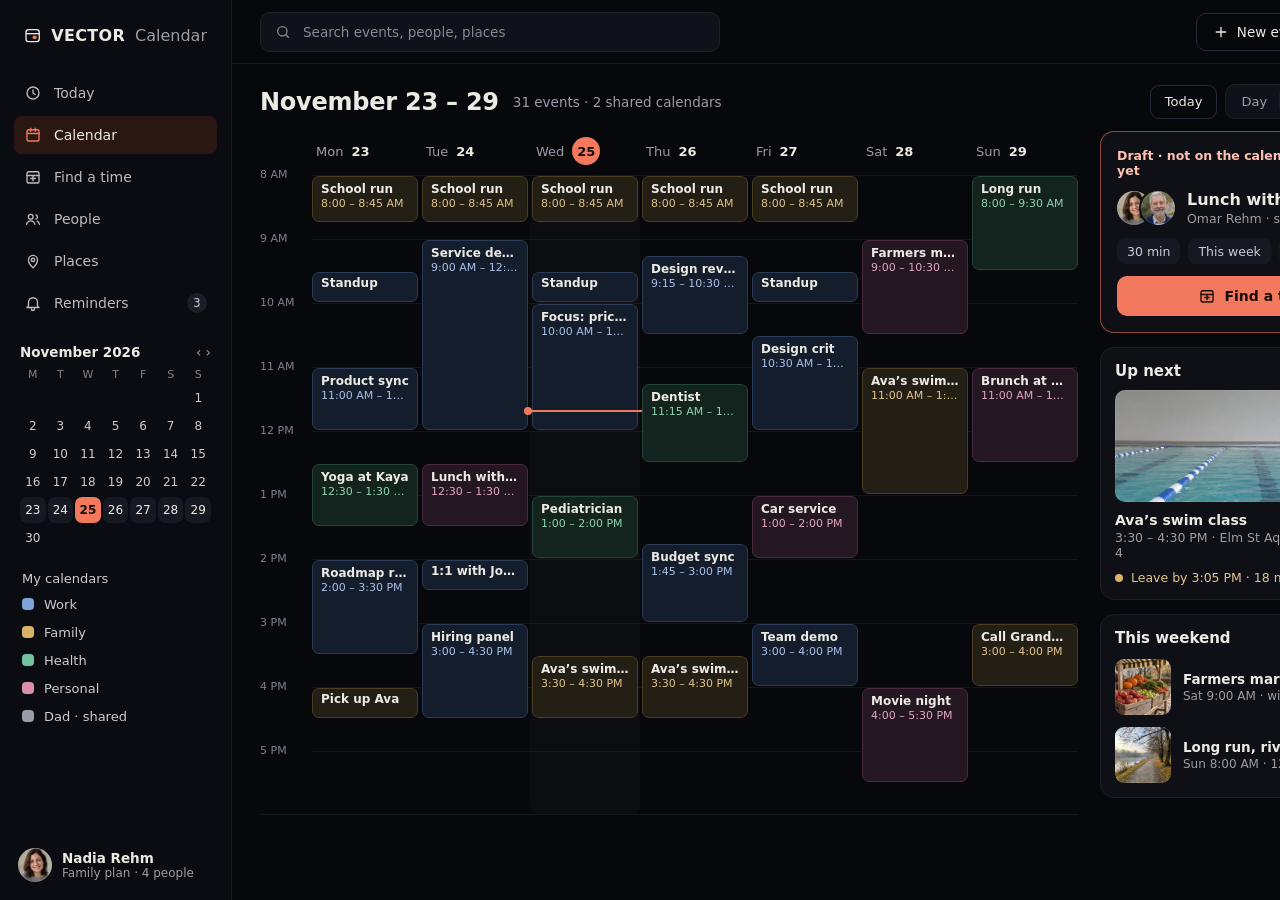
<file: index.html>
<!doctype html>
<html lang="en">
<head>
  <meta charset="utf-8">
  <meta name="viewport" content="width=device-width,initial-scale=1">
  <title>Free Slot — veraetogrex_portfolio</title>
  <link rel="stylesheet" href="style.css">
  <style>body{margin:0;min-height:100vh;display:grid;place-items:center;background:#07080c;overflow:auto}</style>
</head>
<body>
  <!-- Free Slot · the whole VECTOR Calendar screen · zero dependencies · github.com/veraetogrex-portfolio -->
  <section class="fs" aria-label="VECTOR Calendar" data-assets="assets/"></section>
  <script src="script.js"></script>
</body>
</html>
</file>
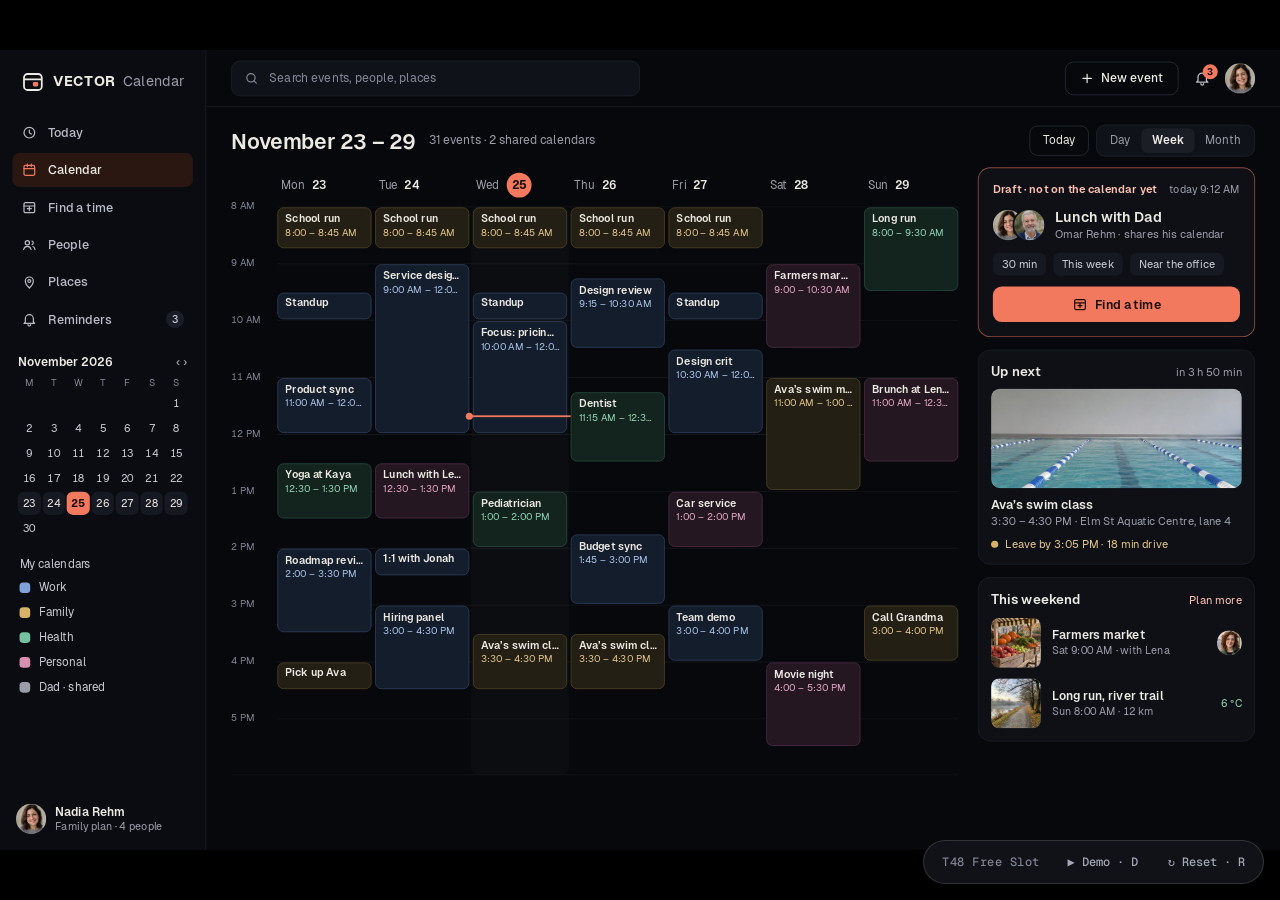
<file: mockup/free-slot.html>
<!doctype html>
<html lang="en">
<head>
<meta charset="utf-8">
<meta name="viewport" content="width=device-width,initial-scale=1">
<title>T48 Free Slot — one free hour for lunch with Dad</title>
<link rel="stylesheet" href="_shared/nocturne.css">
<link rel="stylesheet" href="../style.css">
<style>
  /* the whole app screen from ../, in Nocturne type; no grid on the app screen */
  #stage{background:#07080C}
  #stage .fs{position:absolute;left:0;top:0;--font:var(--f-text)}
  body.autoplay #stage :focus-visible{outline:none}
  body.autoplay #li-cursor{transition:none}   /* visible from frame one, no fade at the loop seam */
  #li-cursor svg{transform:scale(1.5);transform-origin:4px 3px}   /* the hand stays readable in a phone-sized reel */
  #li-cursor.down svg{transform:scale(1.3)}
</style>
</head>
<body>
<div id="stage" data-title="T48 Free Slot" data-url="veraetogrex-portfolio.github.io/free-slot">
  <section class="fs" aria-label="VECTOR Calendar" data-assets="../assets/"></section>
</div>
<script src="_shared/stage.js"></script>
<script src="../script.js"></script>
<script>
const app = document.querySelector('.fs').slotApp;
const at = sel => { const r = Stage.rect(document.querySelector(sel)); return [r.cx, r.cy]; };
const REST = [1180, 560];
// one act: the week → Find a time, five free windows for 30 min → "1 h": one window is left → it becomes the lunch
Stage.init({
  reset: () => app.reset(),
  cursorStart: REST,
  async demo(s) {
    const t0 = performance.now();
    await s.until(t0, 950);                           // the whole week at rest first
    const [fx, fy] = at('[data-find]');
    await s.move([fx + 74, fy + 6], 600);             // Find a time on the draft "Lunch with Dad", right of the label
    await s.until(t0, 1700);
    await s.click(null, { hold: 110 });               // → Thursday on two lanes, 30 min: five dashed free windows
    await s.until(t0, 3350);
    const [dx, dy] = at('[data-dur="60"]');
    await s.move([dx + 15, dy + 13], 650);            // the lower right corner of "1 h": the hand hangs below the label
    await s.until(t0, 4250);
    await s.click(null, { hold: 120 });               // 1 h: four short windows go hatched one after another, 12:30 – 1:30 PM fills the fifth
    await s.until(t0, 6600);                          // the camera pushes in on the 12:30 window and holds it 1.5 s
    const [ax, ay] = at('[data-add]');
    await s.move([ax + 84, ay + 12], 700);             // the right end of the button: the hand stays off "Add 12:30 – 1:30 PM"
    await s.until(t0, 7500);
    await s.click(null, { hold: 120 });               // Add: "Added to Thursday" close up, then the camera holds the new "Lunch with Dad" 1.6 s, goes back to the whole screen and stops
    await s.until(t0, 11300);
  },
});
</script>
</body>
</html>
</file>
<file: style.css>
/* VECTOR Calendar · free slot — zero dependencies. The whole 1440×900 app screen. */
.fs{
  --fs-bg:#07080C; --fs-side:#0B0C11; --fs-panel:#0E1016; --fs-well:#10121A; --fs-chip:#171922; --fs-seg:#1C1E27;
  --fs-line:#191B23; --fs-line-2:#1E2029; --fs-line-3:#262935; --fs-card-line:#1B1E27; --fs-rule:rgba(255,255,255,.05);
  --fs-text:#EDEAE3; --fs-text-2:#C9CBD4; --fs-nav:#B9BBC6; --fs-muted:#9A9CA8; --fs-hour:#7E8190; --fs-gone:#7E8190; --fs-off:#7E8190;
  --fs-coral:#F2795E; --fs-on-coral:#1A0B07; --fs-coral-soft:#FFC2B3; --fs-coral-pale:#FFE1D8; --fs-coral-mute:#C99A8D;
  --fs-coral-nav:#2A1712; --fs-coral-row:#1E1310; --fs-coral-day:#1A110F; --fs-lunch:#3A1D15;
  --fs-out:cubic-bezier(.16,1,.3,1); --fs-state:cubic-bezier(.23,1,.32,1);
  position:relative; width:1440px; height:900px; overflow:hidden; display:flex;
  background:var(--fs-bg); color:var(--fs-text); font-family:var(--font, Geist, system-ui, sans-serif);
  font-size:14px; line-height:normal; -webkit-font-smoothing:antialiased;
}
.fs :where(*, *::before, *::after){box-sizing:border-box}
.fs :where(h1, h2, p){margin:0; padding:0}
.fs :where(button){font:inherit; color:inherit; cursor:pointer; background:none; border:0; padding:0; text-align:inherit}
.fs :where(a){color:inherit; text-decoration:none}
.fs :where(img){display:block; max-width:none}
.fs :where(button, a, input):focus-visible{outline:2px solid var(--fs-coral); outline-offset:2px}
.fs .fs-sr{position:absolute; width:1px; height:1px; overflow:hidden; clip:rect(0 0 0 0); white-space:nowrap}
.fs .fs-num{font-variant-numeric:tabular-nums}
.fs .fs-av{border-radius:50%; flex:none; object-fit:cover; background:#1A1C24; outline:1px solid rgba(255,255,255,.1); outline-offset:-1px}
.fs .fs-ph{object-fit:cover; background:#1A1C24; outline:1px solid rgba(255,255,255,.08); outline-offset:-1px}
.fs .fs-card{background:var(--fs-panel); border:1px solid var(--fs-card-line); border-radius:14px}
.fs .fs-h2{font-size:15px; font-weight:600}
.fs .fs-small{font-size:12.5px; color:var(--fs-muted)}
.fs .fs-link{font-size:12.5px; color:var(--fs-coral-soft)}
.fs .fs-btn{height:34px; padding:0 14px; border-radius:9px; border:1px solid var(--fs-line-3); font-size:13px}

/* sidebar */
.fs .fs-side{width:232px; flex:none; background:var(--fs-side); border-right:1px solid var(--fs-line); display:flex; flex-direction:column; gap:4px; padding:22px 14px 18px}
.fs .fs-logo{display:flex; align-items:center; gap:10px; padding:0 10px 22px; font-size:16px}
.fs .fs-logo b{font-weight:700; letter-spacing:.02em}
.fs .fs-logo span{color:var(--fs-muted)}
.fs .fs-nav{display:flex; align-items:center; gap:12px; height:38px; padding:0 10px; border-radius:8px; color:var(--fs-nav); font-weight:500; transition:background-color .2s, color .2s}
.fs .fs-nav:hover{color:var(--fs-text)}
.fs .fs-nav.is-on{background:var(--fs-coral-nav); color:var(--fs-text)}
.fs .fs-nav.is-on svg{color:var(--fs-coral)}
.fs .fs-count{margin-left:auto; min-width:20px; height:20px; border-radius:10px; background:var(--fs-seg); color:var(--fs-text-2); font-size:11.5px; display:grid; place-items:center}
.fs .fs-month{margin-top:18px; padding:0 6px}
.fs .fs-month-h{display:flex; justify-content:space-between; align-items:center; font-size:13.5px; font-weight:600; margin-bottom:8px}
.fs .fs-month-h span{color:var(--fs-muted); font-weight:500}
.fs .fs-month-h b{font-weight:600}
.fs .fs-dow, .fs .fs-dates{display:grid; grid-template-columns:repeat(7, 1fr); gap:2px; text-align:center}
.fs .fs-dow{font-size:11px; color:var(--fs-hour); margin-bottom:4px}
.fs .fs-dates span{height:26px; border-radius:7px; display:grid; place-items:center; font-size:12px; color:var(--fs-text-2)}
.fs .fs-dates .is-week{background:var(--fs-chip); color:var(--fs-text)}
.fs .fs-dates .is-today{background:var(--fs-coral); color:var(--fs-on-coral); font-weight:700}
.fs .fs-cals{margin-top:16px; padding:0 8px}
.fs .fs-cals > div{display:flex; align-items:center; gap:10px; height:28px; font-size:13px; color:var(--fs-text-2)}
.fs .fs-cals i{width:12px; height:12px; border-radius:4px}
.fs .fs-me{margin-top:auto; display:flex; align-items:center; gap:10px; padding:0 4px}

/* top bar */
.fs .fs-col{flex:1; min-width:0; display:flex; flex-direction:column}
.fs .fs-top{height:64px; flex:none; display:flex; align-items:center; gap:14px; padding:0 28px; border-bottom:1px solid var(--fs-line)}
.fs .fs-search{flex:1; max-width:460px; height:40px; border-radius:10px; background:var(--fs-well); border:1px solid var(--fs-line-2); display:flex; align-items:center; gap:10px; padding:0 14px; color:#858896; font-size:13.5px}
.fs .fs-search input{flex:1; border:0; background:transparent; color:var(--fs-text); font:inherit; outline:none}
.fs .fs-search input::placeholder{color:#858896}
.fs .fs-top-r{margin-left:auto; display:flex; align-items:center; gap:8px}
.fs .fs-new{height:38px; padding:0 16px; border-radius:10px; border:1px solid var(--fs-line-3); font-size:13.5px; font-weight:500; display:flex; align-items:center; gap:8px}
.fs .fs-ib{width:36px; height:36px; border-radius:50%; color:var(--fs-nav); display:inline-grid; place-items:center; position:relative}
.fs .fs-badge{position:absolute; top:2px; right:0; min-width:17px; height:17px; border-radius:9px; background:var(--fs-coral); color:var(--fs-on-coral); font-size:10.5px; font-weight:700; display:grid; place-items:center}

/* two views share the column under the top bar */
.fs .fs-views{position:relative; flex:1; min-height:0}
.fs .fs-view{position:absolute; inset:0; display:flex; flex-direction:column; padding:20px 28px 18px; opacity:0; visibility:hidden; transition:opacity .3s var(--fs-out), visibility 0s .3s}
.fs .fs-view.is-on{opacity:1; visibility:visible; transition:opacity .3s var(--fs-out), visibility 0s}

/* week */
.fs .fs-week{gap:12px}
.fs .fs-bar{display:flex; align-items:center; gap:14px}
.fs .fs-h1{font-size:24px; font-weight:600; letter-spacing:-.01em}
.fs .fs-bar-r{margin-left:auto; display:flex; gap:8px; align-items:center}
.fs .fs-segs{display:flex; padding:3px; border-radius:10px; background:var(--fs-well); border:1px solid var(--fs-line-2)}
.fs .fs-segs span{padding:6px 12px; font-size:13px; color:var(--fs-muted); border-radius:7px}
.fs .fs-segs .is-on{background:var(--fs-seg); color:var(--fs-text); font-weight:600}
.fs .fs-week-body{flex:1; min-height:0; display:flex; gap:22px}
.fs .fs-grid-wrap{width:818px; flex:none}
.fs .fs-days{position:relative; height:44px}
.fs .fs-days div{position:absolute; top:0; width:106px; height:40px; display:flex; align-items:center; gap:8px; font-size:13px; color:var(--fs-muted); padding-left:4px}
.fs .fs-days b{font-weight:600; color:var(--fs-text)}
.fs .fs-days .is-today b{width:28px; height:28px; border-radius:50%; background:var(--fs-coral); color:var(--fs-on-coral); display:grid; place-items:center; font-weight:700}
.fs .fs-grid{position:relative; height:640px; border-bottom:1px solid var(--fs-rule)}
.fs .fs-today-col{position:absolute; left:270px; width:110px; top:0; bottom:0; background:rgba(255,255,255,.018); border-radius:8px}
.fs .fs-rule{position:absolute; right:0; border-top:1px solid var(--fs-rule)}
.fs .fs-hour{position:absolute; left:0; font-size:11px; color:var(--fs-hour)}
.fs .fs-ev{position:absolute; border-radius:7px; padding:5px 8px; overflow:hidden; border:1px solid; background:var(--ev-bg); border-color:var(--ev-line)}
.fs .fs-ev.is-short{padding:3px 8px}
.fs .fs-ev b, .fs .fs-ev i{display:block; white-space:nowrap; overflow:hidden; text-overflow:ellipsis}
.fs .fs-ev b{font-size:12px; font-weight:600}
.fs .fs-ev i{font-style:normal; font-size:11px; margin-top:1px; color:var(--ev-ink)}
.fs .c-work{--ev-bg:#141D2B; --ev-line:#2A3B57; --ev-ink:#A9C1E8}
.fs .c-family{--ev-bg:#241F14; --ev-line:#4A3D22; --ev-ink:#E2C48A}
.fs .c-health{--ev-bg:#13231D; --ev-line:#24463A; --ev-ink:#8FD3B4}
.fs .c-personal{--ev-bg:#241722; --ev-line:#48293F; --ev-ink:#E3A6C4}
.fs .c-lunch{--ev-bg:var(--fs-lunch); --ev-line:var(--fs-coral); --ev-ink:var(--fs-coral-soft)}
.fs .fs-ev.c-lunch{opacity:0; transition:opacity .3s}
.fs[data-added="true"] .fs-ev.c-lunch{opacity:1}
.fs .fs-now{position:absolute; left:268px; width:114px; top:235px; height:2px; background:var(--fs-coral)}
.fs .fs-now::before{content:""; position:absolute; left:-4px; top:-3px; width:8px; height:8px; border-radius:50%; background:var(--fs-coral)}
.fs .fs-plans{flex:1; min-width:0; display:flex; flex-direction:column; gap:14px}
.fs .fs-draft{padding:16px; display:flex; flex-direction:column; gap:12px; border-color:rgba(242,121,94,.55)}
.fs .fs-draft-h{display:flex; align-items:center; justify-content:space-between; font-size:12px; color:var(--fs-muted)}
.fs .fs-draft-h b{font-size:12.5px; color:var(--fs-coral-soft); font-weight:600}
.fs .fs-who{display:flex; align-items:center; gap:12px}
.fs .fs-pair{display:flex}
.fs .fs-pair img + img{margin-left:-10px; box-shadow:0 0 0 2px var(--fs-panel)}
.fs .fs-tags{display:flex; gap:8px; flex-wrap:wrap}
.fs .fs-tags span{height:26px; padding:0 10px; border-radius:8px; background:var(--fs-chip); font-size:12.5px; color:var(--fs-text-2); display:flex; align-items:center}
.fs .fs-find{height:40px; border-radius:10px; background:var(--fs-coral); color:var(--fs-on-coral); font-size:14px; font-weight:600; display:flex; align-items:center; justify-content:center; gap:8px; transition:transform .15s ease-out}
.fs .fs-find:active{transform:scale(.97)}
.fs .fs-box{padding:14px; display:flex; flex-direction:column; gap:10px}
.fs .fs-box-h{display:flex; align-items:baseline; justify-content:space-between}
.fs .fs-leave{display:flex; align-items:center; gap:8px; font-size:12.5px; color:#E2C48A}
.fs .fs-leave::before{content:""; width:8px; height:8px; border-radius:50%; background:#D9B26A}
.fs .fs-plan{display:flex; gap:12px; align-items:center}

/* find a time */
.fs .fs-findv{gap:14px; padding-top:18px}
.fs .fs-findv .fs-bar{align-items:flex-end}
.fs .fs-crumbs{font-size:12.5px; color:var(--fs-muted)}
.fs .fs-findv .fs-h1{margin-top:4px}
.fs .fs-sub{font-size:13.5px; color:var(--fs-muted); margin-top:4px}
.fs .fs-strip{display:flex; gap:8px}
.fs .fs-day{flex:1; min-width:0; height:58px; border-radius:12px; border:1px solid var(--fs-line-2); background:var(--fs-panel); padding:8px 12px; display:flex; flex-direction:column; justify-content:space-between}
.fs .fs-day.is-on{border:1.5px solid var(--fs-coral); background:var(--fs-coral-day)}
.fs .fs-day-h{display:flex; align-items:center; justify-content:space-between; font-size:13.5px; font-weight:600; white-space:nowrap}
.fs .fs-day-h small{font-size:11px; color:var(--fs-muted); font-weight:500}
.fs .fs-dots{display:flex; flex-direction:row-reverse}
.fs .fs-dots i{width:6px; height:6px; margin-left:3px; border-radius:50%; background:var(--fs-coral); transition:transform .25s var(--fs-state), background-color .25s, opacity .25s}
.fs .fs-dots i.is-dim{background:var(--fs-line-3)}
.fs .fs-dots i.is-gone{transform:scale(0); opacity:0}
.fs .fs-day-n{font-size:12px; color:var(--fs-muted)}
.fs .fs-day-n.is-none{color:var(--fs-off)}
.fs .fs-day-n.is-booked{color:var(--fs-coral-soft)}
.fs .fs-find-body{flex:1; min-height:0; display:flex; gap:24px}
.fs .fs-thu{width:596px; flex:none; display:flex; flex-direction:column}
.fs .fs-dur{display:flex; align-items:center; gap:12px}
.fs .fs-dur > span{font-size:13.5px; color:var(--fs-muted); width:64px}
.fs .fs-durs{display:flex; gap:2px; padding:3px; border-radius:11px; background:var(--fs-well); border:1px solid var(--fs-line-2)}
.fs .fs-durs button{height:34px; padding:0 14px; border-radius:8px; font-size:13.5px; color:var(--fs-nav); font-weight:500; transition:background-color .2s var(--fs-state), color .2s}
.fs .fs-durs button[aria-checked="true"]{background:var(--fs-coral); color:var(--fs-on-coral); font-weight:700}
.fs .fs-lanes-h{position:relative; height:34px; margin-top:12px}
.fs .fs-lanes-h div{position:absolute; display:flex; align-items:center; gap:8px; font-size:13px; font-weight:600}
.fs .fs-lanes-h span{color:var(--fs-muted); font-weight:500}
.fs .fs-lanes{position:relative; height:540px; margin-top:4px}
.fs .fs-lanes .fs-hour{font-size:11.5px}
.fs .fs-busy{--ev-bg:#14161D; --ev-line:#23262F; padding:4px 8px}
.fs .fs-busy b{color:#8A8D9A; font-weight:500; font-size:11.5px}

/* a free window between both calendars: dashed → hatched "too short", or the one that fits */
.fs .fs-win{position:absolute; left:56px; width:540px; border-radius:8px; background:rgba(242,121,94,.12); transition:background-color .35s var(--fs-out) var(--d, 0s), box-shadow .35s var(--fs-out) var(--d, 0s), opacity .3s}
.fs .fs-win::before, .fs .fs-win::after{content:""; position:absolute; inset:0; border-radius:inherit; pointer-events:none; transition:opacity .35s var(--fs-out) var(--d, 0s)}
.fs .fs-win::after{border:1.5px dashed var(--fs-coral)}
.fs .fs-win::before{border:1px solid var(--fs-line-3); background:repeating-linear-gradient(135deg, rgba(255,255,255,.045) 0 5px, transparent 5px 11px); opacity:0}
.fs .fs-win-free{position:absolute; inset:0; display:flex; align-items:center; gap:8px; padding:0 10px; transition:opacity .25s}
.fs .fs-win-free b{font-size:12.5px; font-weight:600; color:var(--fs-coral-soft); text-decoration:line-through; text-decoration-color:transparent; transition:color .35s var(--d, 0s), text-decoration-color .35s var(--d, 0s)}
.fs .fs-win-free span{font-size:12px; color:var(--fs-coral-mute); transition:color .35s var(--d, 0s)}
.fs .fs-win.is-short{background-color:transparent; cursor:default}
.fs .fs-win.is-short::after{opacity:0}
.fs .fs-win.is-short::before{opacity:1}
.fs .fs-win.is-short .fs-win-free b{font-size:12px; font-weight:400; color:var(--fs-gone); text-decoration-color:var(--fs-gone)}
.fs .fs-win.is-short .fs-win-free span{color:var(--fs-gone)}
.fs .fs-win.is-picked{background-color:rgba(242,121,94,.06); box-shadow:inset 0 0 0 2px var(--fs-coral)}
.fs .fs-win.is-picked::after, .fs .fs-win.is-picked .fs-win-free{opacity:0}
/* the chosen length fills the window from the top: what is left below is spare time */
.fs .fs-win-block{position:absolute; left:0; right:0; top:0; border-radius:6px 6px 0 0; background:rgba(242,121,94,.2); clip-path:inset(0 0 100% 0); transition:clip-path .55s var(--fs-out) .1s, background-color .3s, box-shadow .3s, border-radius .3s}
.fs .fs-win.is-picked .fs-win-block{clip-path:inset(0)}
.fs .fs-fit, .fs .fs-lunch{position:absolute; inset:0; transition:opacity .25s}
.fs .fs-fit{padding:9px 12px}
.fs .fs-fit b{display:block; font-size:16px; font-weight:700; color:var(--fs-coral-pale)}
.fs .fs-fit span{display:block; font-size:12px; color:var(--fs-coral-soft); margin-top:3px}
.fs .fs-lunch{display:flex; align-items:center; gap:12px; padding:8px 12px; opacity:0}
.fs .fs-lunch > span:first-child{flex:1; min-width:0}
.fs .fs-lunch b{display:block; font-size:14px; font-weight:600; color:var(--fs-coral-pale)}
.fs .fs-lunch i{display:block; font-style:normal; font-size:12px; color:var(--fs-coral-soft); margin-top:2px}
.fs .fs-lunch .fs-pair img + img{margin-left:-8px; box-shadow:0 0 0 2px var(--fs-lunch)}
.fs .fs-win.is-tight .fs-fit{display:flex; align-items:center; gap:8px; padding:0 10px}
.fs .fs-win.is-tight .fs-fit b{font-size:12.5px}
.fs .fs-win.is-tight .fs-fit span{margin:0}
.fs .fs-win.is-tight .fs-lunch{padding:0 10px}
.fs .fs-win.is-tight .fs-lunch b, .fs .fs-win.is-tight .fs-lunch i{display:inline; margin:0 8px 0 0; font-size:12.5px}
.fs .fs-win.is-tight .fs-lunch .fs-pair{display:none}
.fs .fs-spare{position:absolute; left:12px; bottom:2px; font-size:11px; color:#A27A70; opacity:0; transition:opacity .3s .35s}
.fs .fs-win.is-picked .fs-spare{opacity:1}
/* added: the hour block becomes the event, the rest of the window and the short gaps go away */
.fs[data-added="true"] .fs-win{cursor:default}
.fs[data-added="true"] .fs-win.is-short{opacity:0}
.fs[data-added="true"] .fs-win.is-picked{background-color:transparent; box-shadow:inset 0 0 0 2px transparent}
.fs[data-added="true"] .fs-win.is-picked .fs-spare{opacity:0; transition-delay:0s}
.fs[data-added="true"] .fs-win-block{background:var(--fs-lunch); box-shadow:inset 0 0 0 1px var(--fs-coral); border-radius:8px}
.fs[data-added="true"] .fs-fit{opacity:0}
.fs[data-added="true"] .fs-lunch{opacity:1}

/* right column */
.fs .fs-right{flex:1; min-width:0; display:flex; flex-direction:column; gap:14px}
.fs .fs-free{padding:14px 14px 10px}
.fs .fs-free .fs-box-h{padding:0 4px 8px}
.fs .fs-row{display:flex; align-items:center; gap:12px; height:46px; padding:0 12px; border-radius:10px; border:1px solid transparent; transition:background-color .3s var(--fs-state) var(--d, 0s), border-color .3s var(--fs-state) var(--d, 0s)}
.fs .fs-row-t{width:150px; font-size:13.5px; font-weight:600; color:var(--fs-text); transition:color .3s var(--d, 0s)}
.fs .fs-row-s{flex:1; font-size:12.5px; color:var(--fs-muted); transition:color .3s var(--d, 0s)}
.fs .fs-pick{height:26px; padding:0 10px; margin-right:-10px; border-radius:7px; font-size:12.5px; font-weight:600; color:var(--fs-coral-soft); display:flex; align-items:center; transition:background-color .25s, color .25s, opacity .25s}
.fs .fs-done{width:24px; height:24px; border-radius:50%; background:var(--fs-coral); display:none; place-items:center}
.fs .fs-row.is-short .fs-row-t, .fs .fs-row.is-short .fs-row-s{color:var(--fs-off)}
.fs .fs-row.is-short .fs-pick{opacity:0; pointer-events:none}
.fs .fs-row.is-picked{background:var(--fs-coral-row); border-color:rgba(242,121,94,.6)}
.fs .fs-row.is-picked .fs-row-t{color:var(--fs-coral-pale)}
.fs .fs-row.is-picked .fs-row-s{color:var(--fs-coral-soft)}
.fs .fs-row.is-picked .fs-pick{margin-right:0; background:var(--fs-coral); color:var(--fs-on-coral); font-weight:700}
.fs[data-added="true"] .fs-pick{display:none}
.fs[data-added="true"] .fs-row.is-picked .fs-done{display:grid}
.fs .fs-places{padding:14px}
.fs .fs-places .fs-box-h{margin-bottom:10px}
.fs .fs-place-list{display:flex; gap:10px}
.fs .fs-place{flex:1; min-width:0; border-radius:12px; border:1px solid var(--fs-line-2); padding:8px; background:#0B0D12; transition:border-color .2s}
.fs .fs-place[aria-pressed="true"]{border:1.5px solid var(--fs-coral)}
.fs .fs-place > span{position:relative; display:block}
.fs .fs-place .fs-ph{width:100%; height:96px; border-radius:8px}
.fs .fs-tick{position:absolute; right:8px; top:8px; width:22px; height:22px; border-radius:50%; background:var(--fs-coral); display:grid; place-items:center; opacity:0; transform:scale(.25); transition:opacity .3s cubic-bezier(.2,0,0,1), transform .3s cubic-bezier(.2,0,0,1)}
.fs .fs-place[aria-pressed="true"] .fs-tick{opacity:1; transform:none}
.fs .fs-place b{display:block; font-size:13px; font-weight:600; margin-top:8px; white-space:nowrap; overflow:hidden; text-overflow:ellipsis}
.fs .fs-place small{display:block; font-size:11.5px; color:var(--fs-muted); margin-top:2px; line-height:1.35}
.fs .fs-foot{padding:14px 16px; display:flex; align-items:center; gap:14px; margin-top:auto}
.fs .fs-foot > div{flex:1; min-width:0}
.fs .fs-foot b{display:block; font-size:14px; font-weight:600}
.fs .fs-foot small{display:block; font-size:12.5px; color:var(--fs-muted); margin-top:2px}
.fs .fs-add{height:42px; padding:0 18px; border-radius:10px; border:1px solid #2A2D39; color:var(--fs-hour); font-size:14px; font-weight:600; display:flex; align-items:center; gap:8px; transition:background-color .2s var(--fs-state), border-color .2s, color .2s, transform .15s ease-out}
.fs .fs-add:disabled{cursor:default}
.fs .fs-add.is-ready{border-color:transparent; background:var(--fs-coral); color:var(--fs-on-coral); font-weight:700}
.fs .fs-add.is-ready:active{transform:scale(.97)}
.fs .fs-add.is-done{border:1.5px solid var(--fs-coral); background:var(--fs-coral-row); color:var(--fs-coral-pale); font-weight:700}
.fs .fs-add svg{display:none}
.fs .fs-add.is-done svg{display:block}

.fs.is-instant, .fs.is-instant *, .fs.is-instant *::before, .fs.is-instant *::after{transition:none !important}
@media (prefers-reduced-motion: reduce){
  .fs *, .fs *::before, .fs *::after{transition-duration:.01s !important; transition-delay:0s !important}
}
</file>
<file: mockup/_shared/nocturne.css>
/* Nocturne — shared base styles for the mockups */
@font-face{font-family:"Chakra Petch";font-weight:500;font-display:swap;src:url(fonts/chakra-petch-latin-500-normal.woff2) format("woff2")}
@font-face{font-family:"Chakra Petch";font-weight:600;font-display:swap;src:url(fonts/chakra-petch-latin-600-normal.woff2) format("woff2")}
@font-face{font-family:"Chakra Petch";font-weight:700;font-display:swap;src:url(fonts/chakra-petch-latin-700-normal.woff2) format("woff2")}
@font-face{font-family:"Geist";font-weight:400;font-display:swap;src:url(fonts/geist-sans-latin-400-normal.woff2) format("woff2")}
@font-face{font-family:"Geist";font-weight:500;font-display:swap;src:url(fonts/geist-sans-latin-500-normal.woff2) format("woff2")}
@font-face{font-family:"Geist";font-weight:600;font-display:swap;src:url(fonts/geist-sans-latin-600-normal.woff2) format("woff2")}
@font-face{font-family:"Geist";font-weight:700;font-display:swap;src:url(fonts/geist-sans-latin-700-normal.woff2) format("woff2")}
@font-face{font-family:"Geist Mono";font-weight:400;font-display:swap;src:url(fonts/geist-mono-latin-400-normal.woff2) format("woff2")}
@font-face{font-family:"Geist Mono";font-weight:500;font-display:swap;src:url(fonts/geist-mono-latin-500-normal.woff2) format("woff2")}

:root{
  --void:#07080C; --panel:#0E1016; --panel-2:#111218; --raise:#1A1B24; --raise-2:#22252F;
  --glass:rgba(255,255,255,.05); --glass-strong:rgba(255,255,255,.12);
  --line:rgba(255,255,255,.08); --line-2:rgba(255,255,255,.14);
  --text:#F2F3F7; --text-2:#A4A7B6; --text-3:#7F8293;
  --pulse:#7C6CFF; --pulse-btn:#6A5AF9; --pulse-soft:#A69BFF; --pulse-pale:#C9C2FF;
  --ion:#3FE0D0; --flare:#FF7A45; --pink:#FF6FB5; --amber:#FFB547;
  --daylight:#F4F5F8;
  --r-field:10px; --r-card:14px; --r-panel:20px;
  --f-display:"Chakra Petch","Geist",system-ui,sans-serif;
  --f-text:"Geist","Inter",system-ui,-apple-system,sans-serif;
  --f-mono:"Geist Mono",ui-monospace,"SF Mono",Menlo,monospace;
  --ease-out:cubic-bezier(.2,.8,.2,1);
  --ease-io:cubic-bezier(.65,0,.35,1);
  --ease-back:cubic-bezier(.34,1.56,.64,1);
}
*,*::before,*::after{box-sizing:border-box}
html,body{margin:0;height:100%;background:#000;color:var(--text);font-family:var(--f-text);-webkit-font-smoothing:antialiased;overflow:hidden}
button,input,textarea{font:inherit;color:inherit}
button{cursor:pointer;background:none;border:0;padding:0}

/* viewport and scaling */
.li-viewport{position:fixed;inset:0;overflow:hidden;background:#000}
.li-shell{position:absolute;left:50%;top:50%;transform-origin:50% 50%}
#stage{position:relative;width:1440px;height:900px;overflow:hidden;background:var(--void);isolation:isolate}
#stage.grid::before{content:"";position:absolute;inset:0;pointer-events:none;z-index:0;
  background-image:linear-gradient(var(--line) 1px,transparent 1px),linear-gradient(90deg,var(--line) 1px,transparent 1px);
  background-size:48px 48px;background-position:-1px -1px;opacity:.45;
  -webkit-mask-image:radial-gradient(ellipse 75% 70% at 50% 50%,#000 30%,transparent 100%);
          mask-image:radial-gradient(ellipse 75% 70% at 50% 50%,#000 30%,transparent 100%)}

/* browser frame (?frame) */
.li-browser{width:1440px;border-radius:18px;overflow:hidden;background:#15161D;box-shadow:0 0 0 1px rgba(255,255,255,.08),0 40px 120px rgba(0,0,0,.6)}
.li-browser-bar{height:46px;display:flex;align-items:center;gap:16px;padding:0 18px;background:#121319;border-bottom:1px solid var(--line)}
.li-dots{display:flex;gap:8px}.li-dots i{width:12px;height:12px;border-radius:50%;background:#2A2C36;display:block}
.li-dots i:nth-child(1){background:#FF5F57}.li-dots i:nth-child(2){background:#FEBC2E}.li-dots i:nth-child(3){background:#28C840}
.li-url{flex:0 1 520px;margin:0 auto;height:28px;border-radius:8px;background:#1C1D25;display:flex;align-items:center;justify-content:center;gap:8px;font:500 13px var(--f-mono);color:var(--text-2);letter-spacing:.02em}
.li-url::before{content:"";width:9px;height:11px;border:1.5px solid var(--text-3);border-radius:2px 2px 3px 3px;border-top-width:4px;opacity:.7}

/* demo cursor */
#li-cursor{position:absolute;left:0;top:0;width:28px;height:28px;z-index:9999;pointer-events:none;opacity:0;transition:opacity .2s;will-change:transform;filter:drop-shadow(0 4px 10px rgba(0,0,0,.55))}
#li-cursor.on{opacity:1}
#li-cursor svg{display:block;transform-origin:4px 3px;transition:transform .12s var(--ease-out)}
#li-cursor.down svg{transform:scale(.82)}
#li-cursor.grab .arrow{display:none}#li-cursor:not(.grab) .hand{display:none}
.li-ripple{position:absolute;width:44px;height:44px;margin:-22px 0 0 -22px;border-radius:50%;border:2px solid rgba(255,255,255,.85);pointer-events:none;z-index:9998;animation:li-ripple .5s var(--ease-out) forwards}
@keyframes li-ripple{from{transform:scale(.3);opacity:.9}to{transform:scale(1.35);opacity:0}}
#stage.demo-running, #stage.demo-running *{cursor:none!important}

/* control pill outside the stage (interactive mode only) */
.li-controls{position:fixed;right:16px;bottom:16px;z-index:10;display:flex;gap:6px;padding:6px;border-radius:999px;background:rgba(20,21,28,.86);border:1px solid var(--line-2);backdrop-filter:blur(10px);font:500 12px var(--f-mono);letter-spacing:.04em}
.li-controls button{padding:7px 12px;border-radius:999px;color:var(--text-2)}
.li-controls button:hover{background:var(--raise-2);color:var(--text)}
.li-controls .li-title{padding:7px 10px 7px 12px;color:var(--text-3)}
body.autoplay .li-controls,body.clean .li-controls{display:none}

/* shared primitives */
.mono{font-family:var(--f-mono);letter-spacing:.08em;text-transform:uppercase}
.display{font-family:var(--f-display);text-transform:uppercase;letter-spacing:.02em}
.btn{display:inline-flex;align-items:center;justify-content:center;gap:10px;height:52px;padding:0 26px;border-radius:var(--r-field);background:var(--pulse-btn);color:#fff;font:600 17px var(--f-text);box-shadow:0 0 0 1px rgba(255,255,255,.1) inset,0 10px 30px -10px rgba(124,108,255,.8)}
.btn.ghost{background:var(--glass);box-shadow:0 0 0 1px var(--line-2) inset;color:var(--text)}
.field{height:56px;border-radius:var(--r-field);background:rgba(255,255,255,.035);border:1px solid var(--line-2);padding:0 18px;display:flex;align-items:center;font-size:18px;color:var(--text);outline:none;transition:border-color .2s,box-shadow .2s}
.field:focus,.field.focus{border-color:var(--pulse);box-shadow:0 0 0 4px rgba(124,108,255,.18)}
.card{background:var(--panel);border:1px solid var(--line);border-radius:var(--r-panel)}
.hud-corners{position:absolute;inset:-10px;pointer-events:none;
  background:
   linear-gradient(var(--c,var(--line-2)) 0 0) left top/18px 1px no-repeat,linear-gradient(var(--c,var(--line-2)) 0 0) left top/1px 18px no-repeat,
   linear-gradient(var(--c,var(--line-2)) 0 0) right top/18px 1px no-repeat,linear-gradient(var(--c,var(--line-2)) 0 0) right top/1px 18px no-repeat,
   linear-gradient(var(--c,var(--line-2)) 0 0) left bottom/18px 1px no-repeat,linear-gradient(var(--c,var(--line-2)) 0 0) left bottom/1px 18px no-repeat,
   linear-gradient(var(--c,var(--line-2)) 0 0) right bottom/18px 1px no-repeat,linear-gradient(var(--c,var(--line-2)) 0 0) right bottom/1px 18px no-repeat}
.status-line{position:absolute;left:48px;right:48px;bottom:28px;display:flex;justify-content:space-between;font:500 12px var(--f-mono);letter-spacing:.14em;text-transform:uppercase;color:var(--text-3);z-index:2}

@media (prefers-reduced-motion: reduce){
  *,*::before,*::after{animation-duration:150ms!important;transition-duration:150ms!important}
}
</file>
